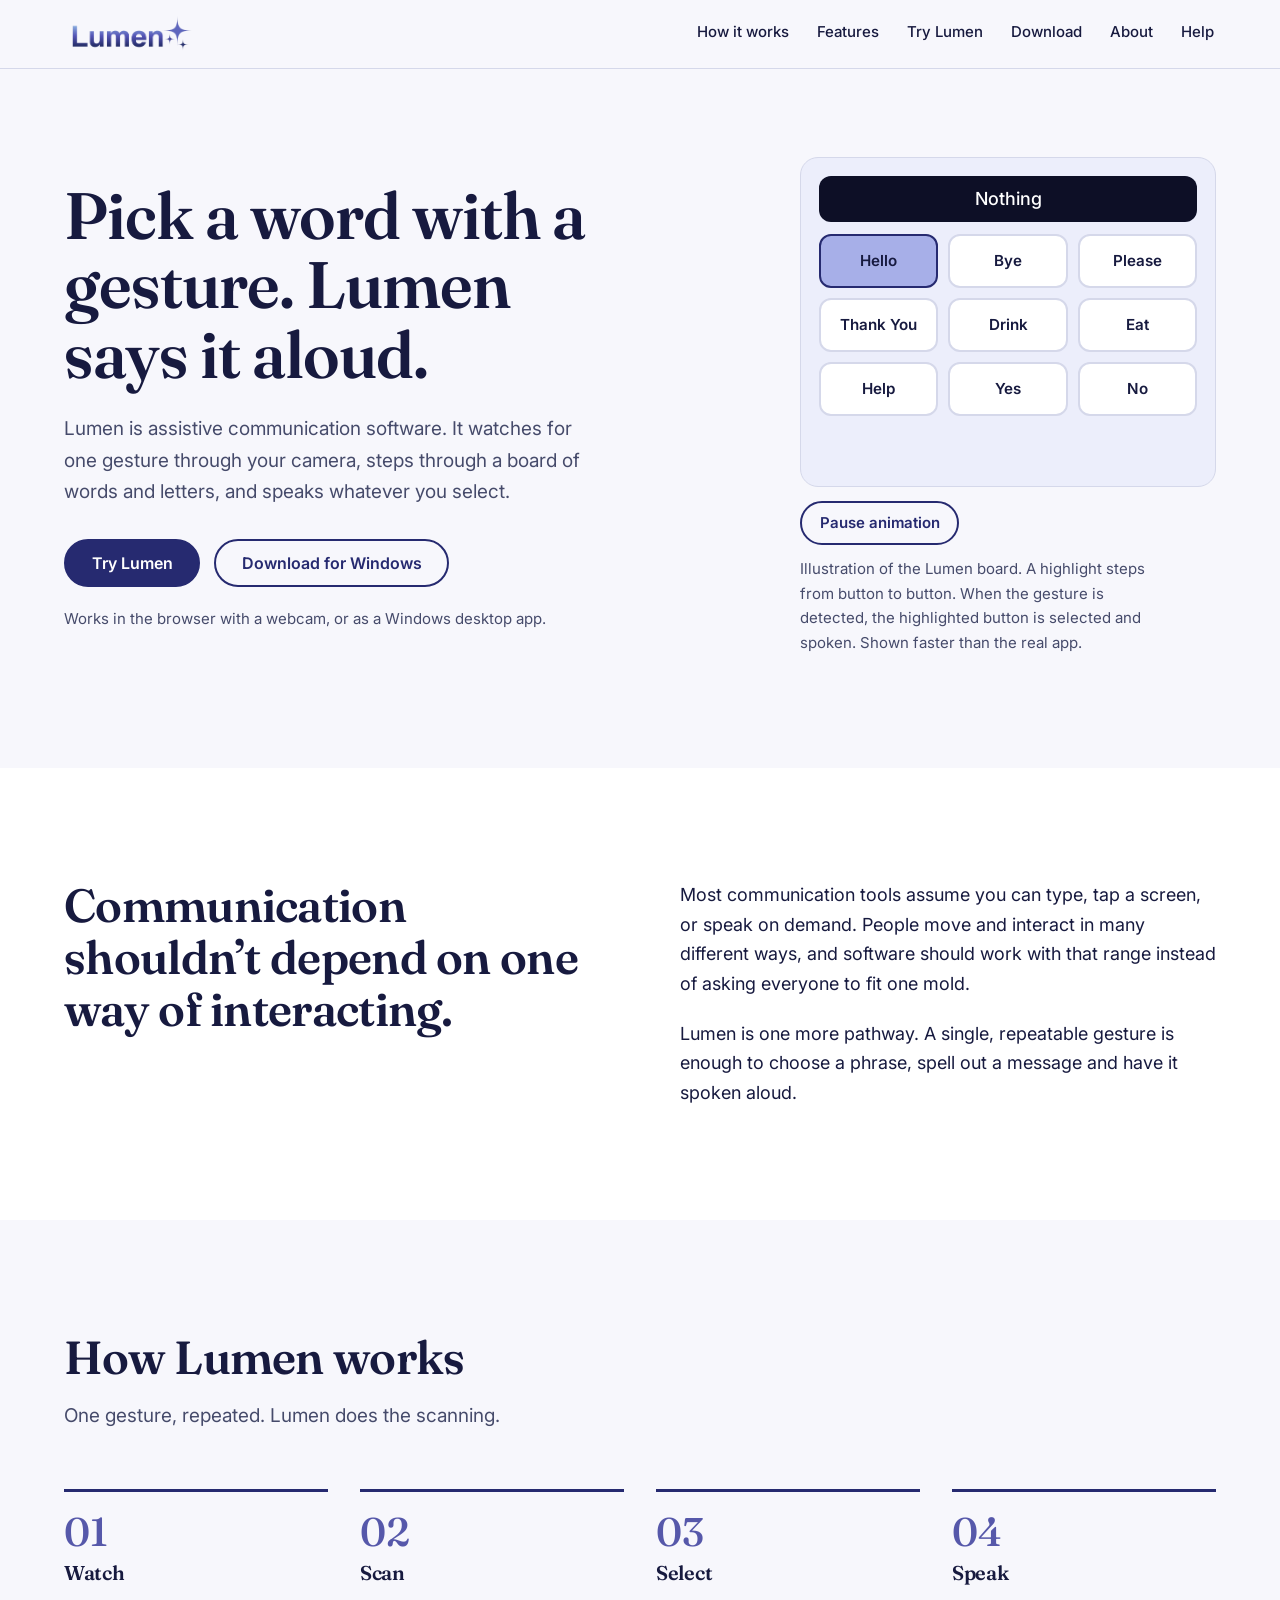
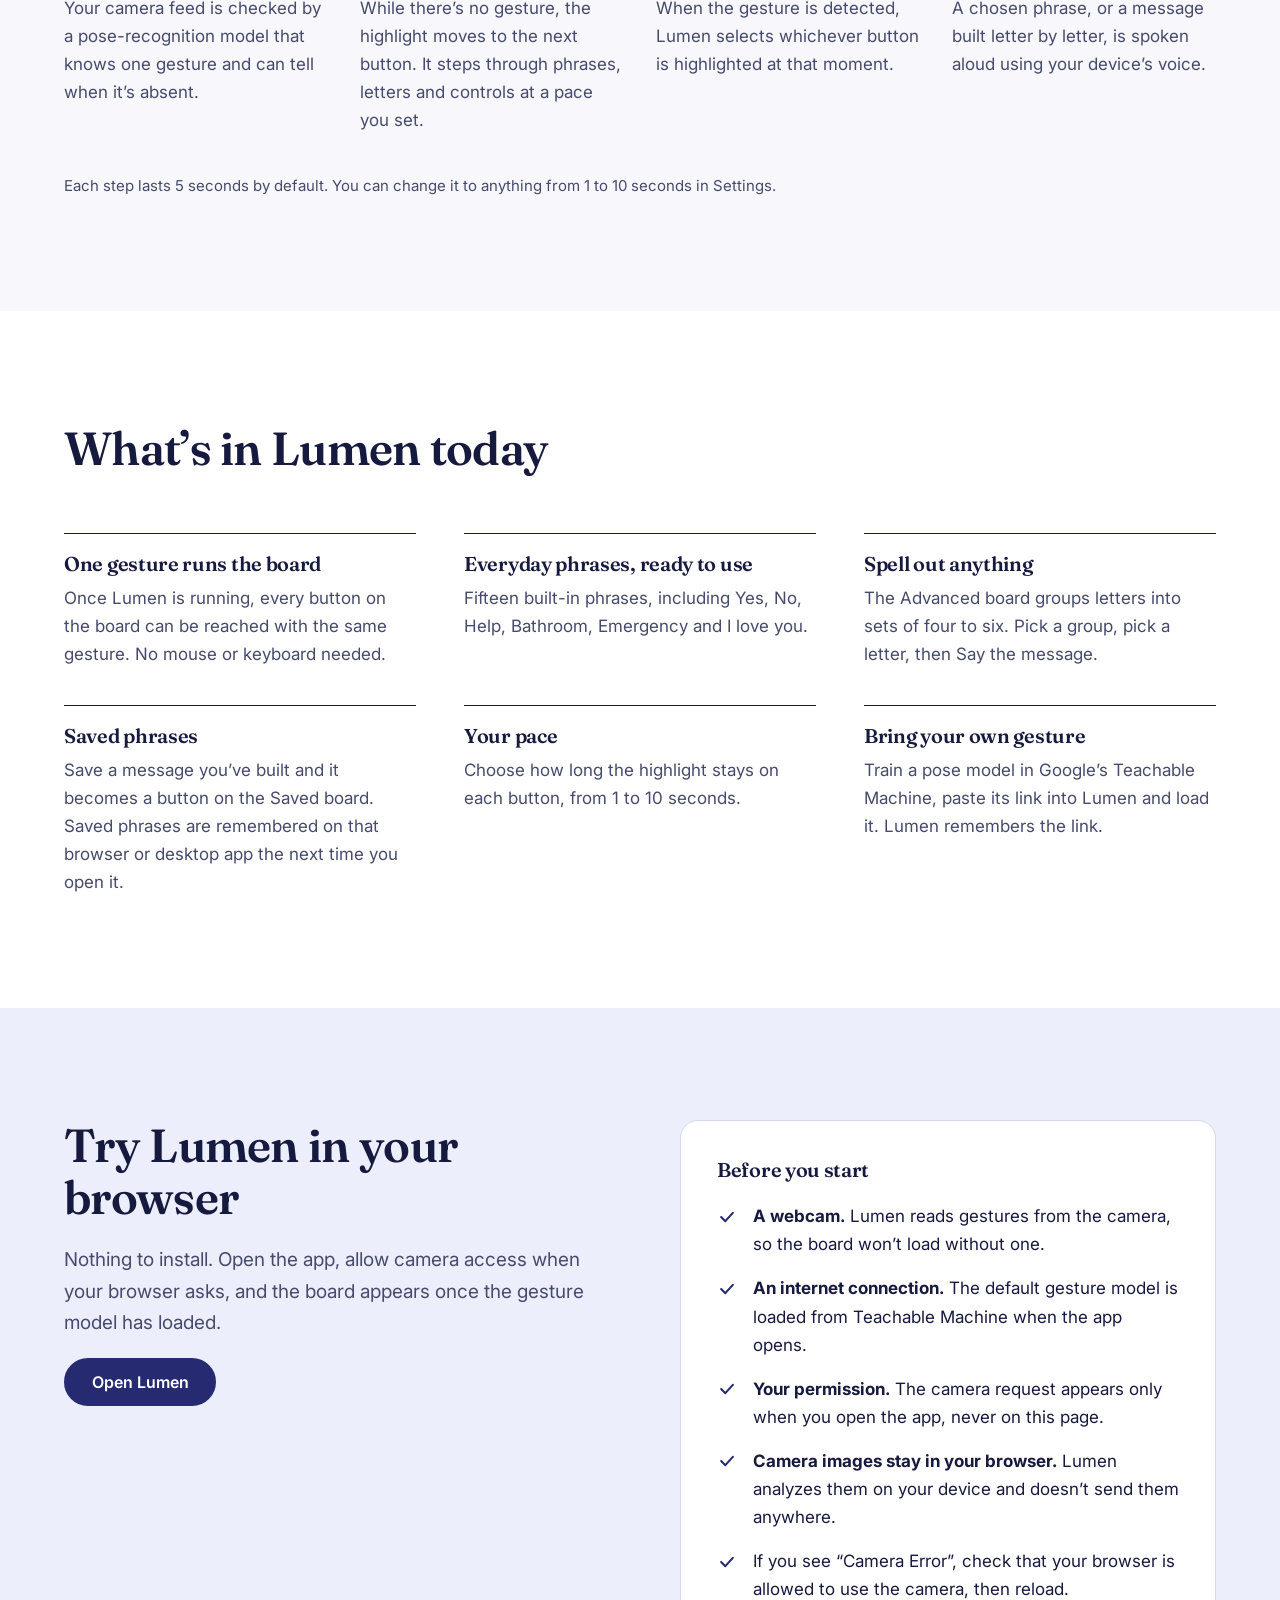
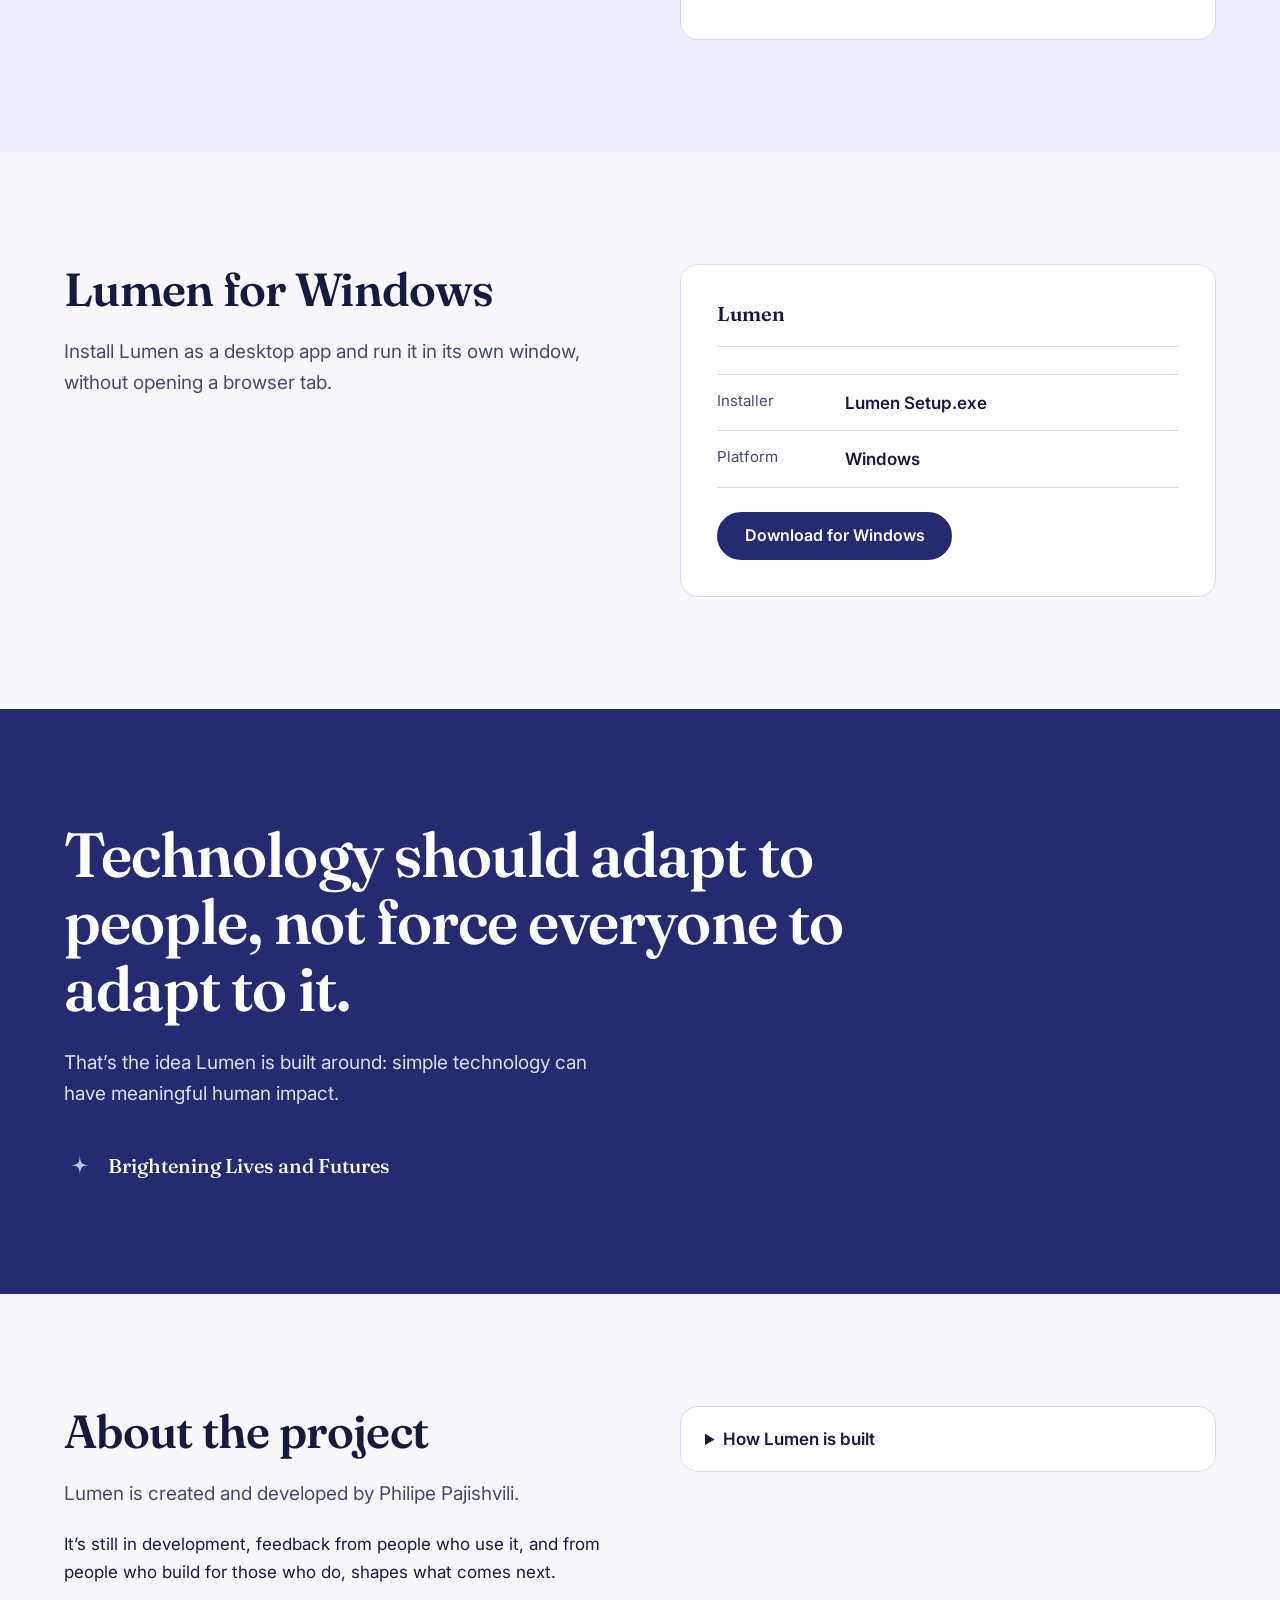
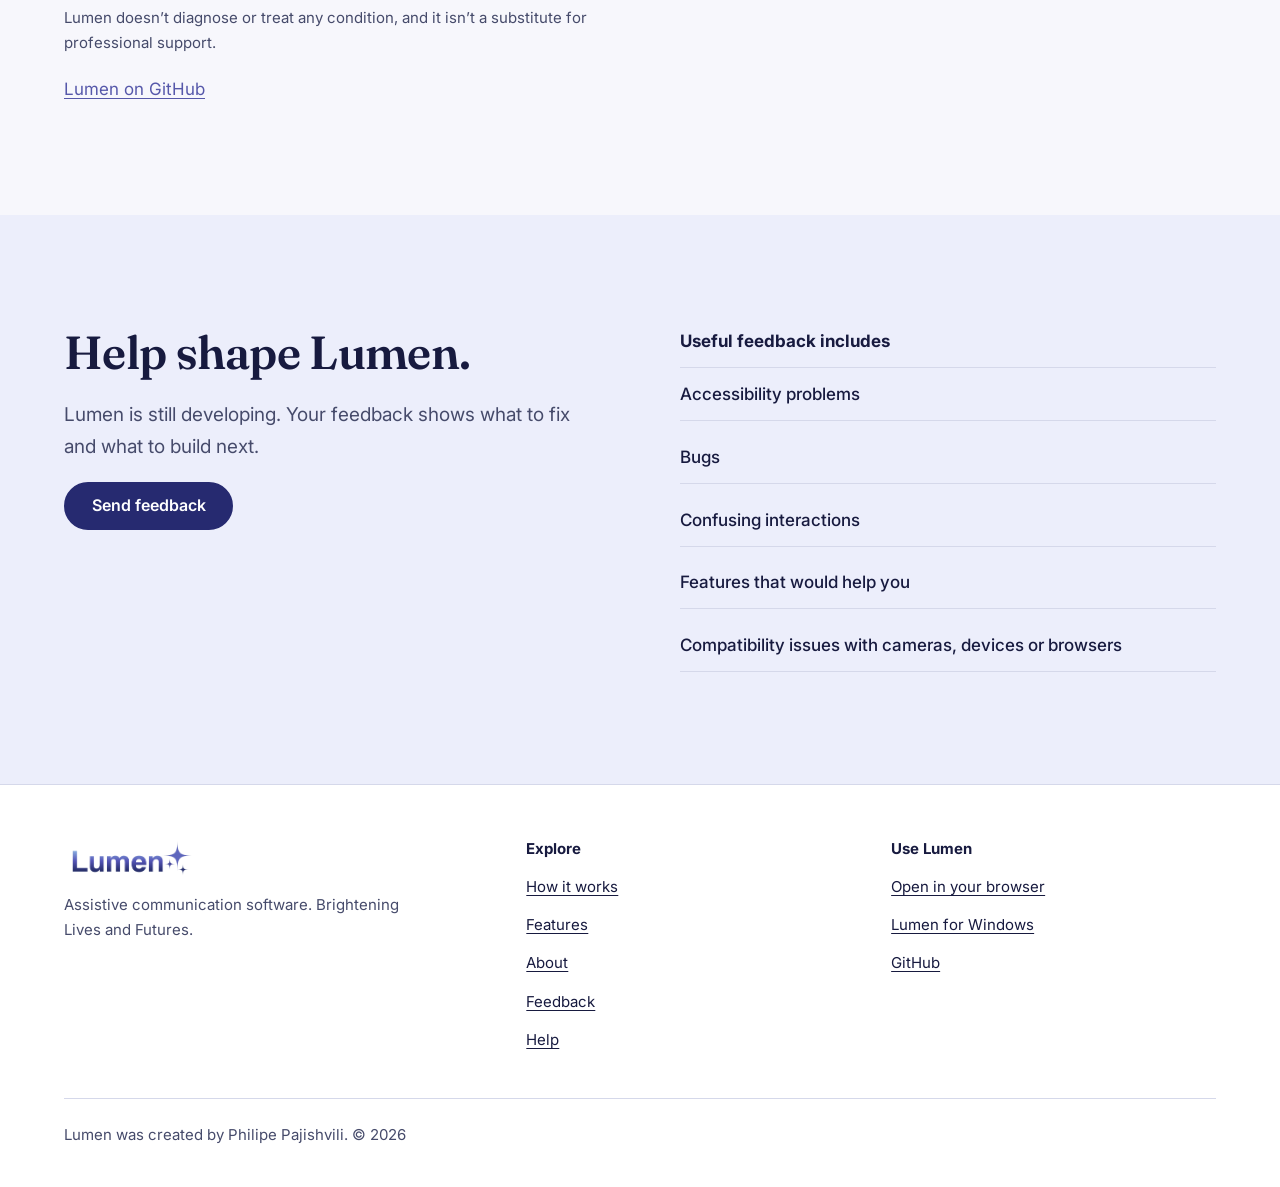
<file: index.html>
<!DOCTYPE html>
<html lang="en">
<head>
    <meta charset="UTF-8">
    <meta name="viewport" content="width=device-width, initial-scale=1.0">
 
    <title>Lumen — Assistive Communication Software</title>
    <meta name="description" content="Lumen is assistive communication software. Choose words and build messages with one gesture read by your camera, then hear them spoken. Try it in your browser or on Windows.">
    <meta name="theme-color" content="#f7f7fc">
 
    <!-- Social preview. Most platforms need an absolute URL for og:image:
         once the site address is known, change the path below to the full URL. -->
    <meta property="og:type" content="website">
    <meta property="og:site_name" content="Lumen">
    <meta property="og:title" content="Lumen — Assistive Communication">
    <meta property="og:description" content="Choose words and build messages with one gesture read by your camera, then hear them spoken. In your browser or on Windows.">
    <meta property="og:image" content="IMAGES/og-image.png">
    <meta property="og:image:alt" content="The Lumen logo with the words Assistive communication">
    <meta name="twitter:card" content="summary_large_image">
 
    <link rel="icon" type="image/png" href="IMAGES/Lumenfavicon.png">
 
    <link rel="preconnect" href="https://fonts.googleapis.com">
    <link rel="preconnect" href="https://fonts.gstatic.com" crossorigin>
    <link rel="stylesheet" href="https://fonts.googleapis.com/css2?family=Fraunces:opsz,wght@9..144,500;9..144,600;9..144,700&family=Inter:wght@400;500;600;700&display=swap">
    <link rel="stylesheet" href="site.css">
 
    <script>document.documentElement.classList.add("js");</script>
    <script src="site.js" defer></script>
</head>
<body>
 
    <a class="skip-link" href="#main">Skip to main content</a>
 
    <!-- =====================================================
         HEADER
    ===================================================== -->
    <header class="site-header">
        <div class="container header-inner">
            <a class="brand-link" href="#top" aria-label="Lumen, back to top">
                <img src="IMAGES/Lumenlogo.png" alt="Lumen" width="582" height="164">
            </a>
 
            <button class="nav-toggle" type="button" aria-expanded="false" aria-controls="site-nav">Menu</button>
 
            <nav class="site-nav" id="site-nav" aria-label="Main">
                <ul>
                    <li><a href="#how-it-works">How it works</a></li>
                    <li><a href="#features">Features</a></li>
                    <li><a href="https://philipe-pajishvili.github.io/Lumen-2.0/">Try Lumen</a></li>
                    <li><a href="#download">Download</a></li>
                    <li><a href="#about">About</a></li>
                    <li><a href="https://philipe-pajishvili.github.io/Lumen-Help-Page/">Help</a></li>
                </ul>
            </nav>
        </div>
    </header>
 
    <main id="main" tabindex="-1">
 
        <!-- =====================================================
             HERO
        ===================================================== -->
        <section class="hero" id="top" aria-labelledby="hero-title">
            <div class="container hero-grid">
 
                <div class="hero-copy">
                    <h1 id="hero-title">Pick a word with a gesture. Lumen says it aloud.</h1>
 
                    <p class="lead">
                        Lumen is assistive communication software. It watches for one gesture through your camera,
                        steps through a board of words and letters, and speaks whatever you select.
                    </p>
 
                    <div class="button-row">
                        <a class="btn btn-primary" href="https://philipe-pajishvili.github.io/Lumen-2.0/">Try Lumen</a>
                        <a class="btn btn-secondary" href="#download" data-link="windowsDownload">Download for Windows</a>
                    </div>
 
                    <p class="small-note">Works in the browser with a webcam, or as a Windows desktop app.</p>
                </div>
 
                <!-- Simplified drawing of the real board. The words and their order come from the app. -->
                <figure class="demo" data-demo style="margin-block: 0;">
                    <div class="demo-frame" aria-hidden="true">
                        <div class="demo-screen" data-demo-screen>Input Detected</div>
 
                        <div class="demo-grid">
                            <div class="demo-cell" data-demo-cell>Hello</div>
                            <div class="demo-cell" data-demo-cell>Bye</div>
                            <div class="demo-cell" data-demo-cell>Please</div>
                            <div class="demo-cell" data-demo-cell>Thank You</div>
                            <div class="demo-cell is-selected" data-demo-cell>Drink</div>
                            <div class="demo-cell" data-demo-cell>Eat</div>
                            <div class="demo-cell" data-demo-cell>Help</div>
                            <div class="demo-cell" data-demo-cell>Yes</div>
                            <div class="demo-cell" data-demo-cell>No</div>
                        </div>
 
                        <div class="demo-spoken" data-demo-caption data-visible="true">
                            <svg width="22" height="22" viewBox="0 0 24 24" fill="none" stroke="currentColor" stroke-width="2" stroke-linecap="round" stroke-linejoin="round" aria-hidden="true"><path d="M11 5 6 9H3v6h3l5 4V5z"/><path d="M15.5 8.5a5 5 0 0 1 0 7"/><path d="M18.5 5.5a9 9 0 0 1 0 13"/></svg>
                            <span>Spoken: “Drink”</span>
                        </div>
                    </div>
 
                    <div class="demo-controls">
                        <button class="demo-toggle" type="button" data-demo-toggle hidden>Pause animation</button>
                    </div>
 
                    <figcaption class="small-note" style="margin-top: 0.75rem;">
                        Illustration of the Lumen board. A highlight steps from button to button. When the gesture is
                        detected, the highlighted button is selected and spoken. Shown faster than the real app.
                    </figcaption>
                </figure>
 
            </div>
        </section>
 
        <!-- =====================================================
             THE PROBLEM
        ===================================================== -->
        <section class="section band-white" id="problem" aria-labelledby="problem-title">
            <div class="container split">
                <h2 id="problem-title">Communication shouldn’t depend on one way of interacting.</h2>
 
                <div class="problem-copy">
                    <p>
                        Most communication tools assume you can type, tap a screen, or speak on demand.
                        People move and interact in many different ways, and software should work with that range
                        instead of asking everyone to fit one mold.
                    </p>
                    <p>
                        Lumen is one more pathway. A single, repeatable gesture is enough to choose a phrase,
                        spell out a message and have it spoken aloud.
                    </p>
                </div>
            </div>
        </section>
 
        <!-- =====================================================
             HOW IT WORKS
        ===================================================== -->
        <section class="section" id="how-it-works" aria-labelledby="how-title">
            <div class="container">
 
                <div class="section-head">
                    <h2 id="how-title">How Lumen works</h2>
                    <p class="lead">One gesture, repeated. Lumen does the scanning.</p>
                </div>
 
                <ol class="steps">
                    <li class="step">
                        <span class="step-number" aria-hidden="true">01</span>
                        <h3>Watch</h3>
                        <p>
                            Your camera feed is checked by a pose-recognition model that knows one gesture and
                            can tell when it’s absent.
                        </p>
                    </li>
                    <li class="step">
                        <span class="step-number" aria-hidden="true">02</span>
                        <h3>Scan</h3>
                        <p>
                            While there’s no gesture, the highlight moves to the next button. It steps through
                            phrases, letters and controls at a pace you set.
                        </p>
                    </li>
                    <li class="step">
                        <span class="step-number" aria-hidden="true">03</span>
                        <h3>Select</h3>
                        <p>
                            When the gesture is detected, Lumen selects whichever button is highlighted
                            at that moment.
                        </p>
                    </li>
                    <li class="step">
                        <span class="step-number" aria-hidden="true">04</span>
                        <h3>Speak</h3>
                        <p>
                            A chosen phrase, or a message built letter by letter, is spoken aloud using your
                            device’s voice.
                        </p>
                    </li>
                </ol>
 
                <p class="small-note steps-footnote">
                    Each step lasts 5 seconds by default. You can change it to anything from 1 to 10 seconds in Settings.
                </p>
            </div>
        </section>
 
        <!-- =====================================================
             FEATURES
        ===================================================== -->
        <section class="section band-white" id="features" aria-labelledby="features-title">
            <div class="container">
 
                <div class="section-head">
                    <h2 id="features-title">What’s in Lumen today</h2>
                </div>
 
                <ul class="feature-list">
                    <li class="feature">
                        <h3>One gesture runs the board</h3>
                        <p>
                            Once Lumen is running, every button on the board can be reached with the same gesture.
                            No mouse or keyboard needed.
                        </p>
                    </li>
                    <li class="feature">
                        <h3>Everyday phrases, ready to use</h3>
                        <p>
                            Fifteen built-in phrases, including Yes, No, Help, Bathroom, Emergency and I love you.
                        </p>
                    </li>
                    <li class="feature">
                        <h3>Spell out anything</h3>
                        <p>
                            The Advanced board groups letters into sets of four to six. Pick a group, pick a letter,
                            then Say the message.
                        </p>
                    </li>
                    <li class="feature">
                        <h3>Saved phrases</h3>
                        <p>
                            Save a message you’ve built and it becomes a button on the Saved board. Saved phrases are
                            remembered on that browser or desktop app the next time you open it.
                        </p>
                    </li>
                    <li class="feature">
                        <h3>Your pace</h3>
                        <p>
                            Choose how long the highlight stays on each button, from 1 to 10 seconds.
                        </p>
                    </li>
                    <li class="feature">
                        <h3>Bring your own gesture</h3>
                        <p>
                            Train a pose model in Google’s Teachable Machine, paste its link into Lumen and load it.
                            Lumen remembers the link.
                        </p>
                    </li>
                </ul>
            </div>
        </section>
 
        <!-- =====================================================
             TRY IN THE BROWSER
        ===================================================== -->
        <section class="section band-tint" id="try" aria-labelledby="try-title">
            <div class="container split">
 
                <div class="stack">
                    <h2 id="try-title">Try Lumen in your browser</h2>
                    <p class="lead">
                        Nothing to install. Open the app, allow camera access when your browser asks, and the board
                        appears once the gesture model has loaded.
                    </p>
                    <div class="button-row">
                        <a class="btn btn-primary" href="https://philipe-pajishvili.github.io/Lumen-2.0/">Open Lumen</a>
                    </div>
                </div>
 
                <div class="panel">
                    <h3>Before you start</h3>
                    <ul class="expect-list">
                        <li>
                            <svg width="20" height="20" viewBox="0 0 24 24" fill="none" stroke="currentColor" stroke-width="2.5" stroke-linecap="round" stroke-linejoin="round" aria-hidden="true"><path d="m5 12 5 5 9-10"/></svg>
                            <span><strong>A webcam.</strong> Lumen reads gestures from the camera, so the board won’t load without one.</span>
                        </li>
                        <li>
                            <svg width="20" height="20" viewBox="0 0 24 24" fill="none" stroke="currentColor" stroke-width="2.5" stroke-linecap="round" stroke-linejoin="round" aria-hidden="true"><path d="m5 12 5 5 9-10"/></svg>
                            <span><strong>An internet connection.</strong> The default gesture model is loaded from Teachable Machine when the app opens.</span>
                        </li>
                        <li>
                            <svg width="20" height="20" viewBox="0 0 24 24" fill="none" stroke="currentColor" stroke-width="2.5" stroke-linecap="round" stroke-linejoin="round" aria-hidden="true"><path d="m5 12 5 5 9-10"/></svg>
                            <span><strong>Your permission.</strong> The camera request appears only when you open the app, never on this page.</span>
                        </li>
                        <li>
                            <svg width="20" height="20" viewBox="0 0 24 24" fill="none" stroke="currentColor" stroke-width="2.5" stroke-linecap="round" stroke-linejoin="round" aria-hidden="true"><path d="m5 12 5 5 9-10"/></svg>
                            <span><strong>Camera images stay in your browser.</strong> Lumen analyzes them on your device and doesn’t send them anywhere.</span>
                        </li>
                        <li>
                            <svg width="20" height="20" viewBox="0 0 24 24" fill="none" stroke="currentColor" stroke-width="2.5" stroke-linecap="round" stroke-linejoin="round" aria-hidden="true"><path d="m5 12 5 5 9-10"/></svg>
                            <span>If you see “Camera Error”, check that your browser is allowed to use the camera, then reload.</span>
                        </li>
                    </ul>
                </div>
 
            </div>
        </section>
 
        <!-- =====================================================
             DESKTOP APP
        ===================================================== -->
        <section class="section" id="download" aria-labelledby="download-title">
            <div class="container split">
 
                <div class="stack">
                    <h2 id="download-title">Lumen for Windows</h2>
                    <p class="lead">
                        Install Lumen as a desktop app and run it in its own window, without opening a browser tab.
                    </p>
                </div>
 
                <div class="panel">
                    <h3>Lumen</h3>
 
                    <dl class="facts">
                        <div>
                           
                        </div>
                        <div>
                            <dt>Installer</dt>
                            <dd>Lumen Setup.exe</dd>
                        </div>
                        <div>
                            <dt>Platform</dt>
                            <dd>Windows</dd>
                        </div>
                    </dl>
 
                    <!-- Shown once a download URL is set in site.js -->
                    <div class="button-row" data-link-slot="windowsDownload" hidden>
                        <a class="btn btn-primary" href="#download" data-link="windowsDownload">Download for Windows</a>
                    </div>
 
                    <!-- Shown until a download URL is set in site.js -->
                    <p class="pending-note" data-pending="windowsDownload">
                        The download link hasn’t been added to this page yet.
                    </p>
                </div>
 
            </div>
        </section>
 
        <!-- =====================================================
             MISSION
        ===================================================== -->
        <section class="section band-dark mission" id="mission" aria-labelledby="mission-title">
            <div class="container">
                <h2 id="mission-title">Technology should adapt to people, not force everyone to adapt to it.</h2>
                <p class="lead">
                    That’s the idea Lumen is built around: simple technology can have meaningful human impact.
                </p>
                <p class="motto">
                    <img src="IMAGES/Star.png" alt="" width="128" height="110" loading="lazy">
                    <span>Brightening Lives and Futures</span>
                </p>
            </div>
        </section>
 
        <!-- =====================================================
             ABOUT
        ===================================================== -->
        <section class="section" id="about" aria-labelledby="about-title">
            <div class="container split">
 
                <div class="stack">
                    <h2 id="about-title">About the project</h2>
                    <p class="lead">
                        Lumen is created and developed by Philipe Pajishvili.
                    </p>
                    <p>
                        It’s still in development, feedback from people who use it, and from people who build for those who do, shapes what comes next.
                    </p>
                    <p class="small-note">
                        Lumen doesn’t diagnose or treat any condition, and it isn’t a substitute for professional support.
                    </p>
                    <p data-link-slot="github" hidden>
                        <a href="#about" data-link="github">Lumen on GitHub</a>
                    </p>
                </div>
 
                <details class="details">
                    <summary>How Lumen is built</summary>
                    <dl class="tech-list">
                        <div>
                            <dt>Gesture recognition</dt>
                            <dd>A pose model trained with Google’s Teachable Machine, run in the browser with TensorFlow.js.</dd>
                        </div>
                        <div>
                            <dt>Selection method</dt>
                            <dd>Single-switch scanning: each button is highlighted in turn, and the gesture acts as the switch.</dd>
                        </div>
                        <div>
                            <dt>Interface</dt>
                            <dd>p5.js with plain HTML, CSS and JavaScript.</dd>
                        </div>
                        <div>
                            <dt>Speech</dt>
                            <dd>The browser’s built-in Web Speech API. Lumen picks an English voice when the device has one.</dd>
                        </div>
                        <div>
                            <dt>Desktop app</dt>
                            <dd>The same board, packaged with Electron for Windows.</dd>
                        </div>
                    </dl>
                    <p class="small-note tech-credit">
                        Teachable Machine and TensorFlow.js are Google projects. Lumen uses them and isn’t affiliated
                        with or endorsed by Google.
                    </p>
                </details>
 
            </div>
        </section>
 
        <!-- =====================================================
             FEEDBACK
        ===================================================== -->
        <section class="section band-tint" id="feedback" aria-labelledby="feedback-title">
            <div class="container split">
 
                <div class="stack">
                    <h2 id="feedback-title">Help shape Lumen.</h2>
                    <p class="lead">
                        Lumen is still developing. Your feedback shows what to fix and what to build next.
                    </p>
 
                    <div class="button-row" data-link-slot="feedback" hidden>
                        <a class="btn btn-primary" href="#feedback" data-link="feedback">Send feedback</a>
                    </div>
                    <p class="pending-note" data-pending="feedback">
                        The feedback link hasn’t been added to this page yet.
                    </p>
                </div>
 
                <div>
                    <p><strong>Useful feedback includes</strong></p>
                    <ul class="feedback-list" style="margin-top: 0.75rem;">
                        <li>Accessibility problems</li>
                        <li>Bugs</li>
                        <li>Confusing interactions</li>
                        <li>Features that would help you</li>
                        <li>Compatibility issues with cameras, devices or browsers</li>
                    </ul>
                </div>
 
            </div>
        </section>
 
    </main>
 
    <!-- =====================================================
         FOOTER
    ===================================================== -->
    <footer class="site-footer">
        <div class="container">
            <div class="footer-grid">
 
                <div class="footer-brand">
                    <img src="IMAGES/Lumenlogo.png" alt="Lumen" width="582" height="164" loading="lazy">
                    <p>Assistive communication software. Brightening Lives and Futures.</p>
                </div>
 
                <nav aria-labelledby="footer-explore">
                    <h2 id="footer-explore">Explore</h2>
                    <ul class="footer-links">
                        <li><a href="#how-it-works">How it works</a></li>
                        <li><a href="#features">Features</a></li>
                        <li><a href="#about">About</a></li>
                        <li><a href="#feedback">Feedback</a></li>
                        <li><a href="https://philipe-pajishvili.github.io/Lumen-Help-Page/">Help</a></li>
                    </ul>
                </nav>
 
                <nav aria-labelledby="footer-use">
                    <h2 id="footer-use">Use Lumen</h2>
                    <ul class="footer-links">
                        <li><a href="https://philipe-pajishvili.github.io/Lumen-2.0/">Open in your browser</a></li>
                        <li><a href="#download">Lumen for Windows</a></li>
                        <li data-link-slot="github" hidden><a href="#about" data-link="github">GitHub</a></li>
                    </ul>
                </nav>
 
            </div>
 
            <p class="footer-legal">Lumen was created by Philipe Pajishvili. © 2026</p>
        </div>
    </footer>
 
</body>
</html>
</file>
<file: site.css>
/* =====================================================
   LUMEN WEBSITE
   Landing page styles. The browser app (app.html) keeps
   using style.css and is not affected by anything here.
===================================================== */

/* Fonts (Fraunces + Inter, the same pair the app uses) are loaded from index.html. */

/* -----------------------------------------------------
   Tokens
----------------------------------------------------- */

:root {
    color-scheme: light;

    /* Colour: taken from the Lumen logo and the app */
    --paper: #f7f7fc;
    --surface: #ffffff;
    --tint: #eceefb;
    --line: #d5d8ea;
    --ink: #171a3f;
    --ink-soft: #464b6b;
    --brand: #5658aa;        /* text-safe brand indigo (6.2:1 on white) */
    --navy: #262a70;         /* buttons, dark band (12.8:1 on white) */
    --navy-deep: #1a1d55;
    --highlight: #a7afe8;    /* the app's active-button colour */
    --sky: #8fb0e6;          /* top of the logo gradient */

    /* Type */
    --font-display: "Fraunces", Georgia, "Times New Roman", serif;
    --font-body: "Inter", "Segoe UI", system-ui, -apple-system, Arial, sans-serif;

    --text-base: 1.0625rem;
    --text-small: 0.9375rem;
    --text-h3: 1.25rem;
    --text-h2: clamp(1.9rem, 1.35rem + 2vw, 2.9rem);
    --text-h1: clamp(2.3rem, 1.4rem + 3.8vw, 4.1rem);

    /* Shape and space */
    --radius-s: 12px;
    --radius-m: 18px;
    --container: 72rem;
    --gutter: 1.25rem;
    --section-space: clamp(4rem, 3rem + 5vw, 7.5rem);
    --header-height: 4.25rem;
}

/* -----------------------------------------------------
   Base
----------------------------------------------------- */

*,
*::before,
*::after {
    box-sizing: border-box;
}

html {
    scroll-padding-top: calc(var(--header-height) + 1rem);
    -webkit-text-size-adjust: 100%;
}

@media (prefers-reduced-motion: no-preference) {
    html {
        scroll-behavior: smooth;
    }
}

body {
    margin: 0;
    background: var(--paper);
    color: var(--ink);
    font-family: var(--font-body);
    font-size: var(--text-base);
    line-height: 1.65;
    text-rendering: optimizeLegibility;
}

img {
    max-width: 100%;
    height: auto;
}

h1,
h2,
h3 {
    margin: 0;
    font-family: var(--font-display);
    font-weight: 600;
    letter-spacing: -0.015em;
    color: inherit;
}

h1 {
    font-size: var(--text-h1);
    line-height: 1.06;
}

h2 {
    font-size: var(--text-h2);
    line-height: 1.12;
}

h3 {
    font-size: var(--text-h3);
    line-height: 1.25;
}

p {
    margin: 0;
}

a {
    color: var(--brand);
    text-underline-offset: 0.2em;
}

a:hover {
    color: var(--navy);
}

:focus-visible {
    outline: 3px solid var(--navy);
    outline-offset: 3px;
    border-radius: 4px;
}

.band-dark :focus-visible {
    outline-color: #ffffff;
}

.sr-only {
    position: absolute;
    width: 1px;
    height: 1px;
    padding: 0;
    margin: -1px;
    overflow: hidden;
    clip: rect(0, 0, 0, 0);
    white-space: nowrap;
    border: 0;
}

.skip-link {
    position: absolute;
    left: 1rem;
    top: -4rem;
    z-index: 100;
    padding: 0.75rem 1.25rem;
    background: var(--navy);
    color: #ffffff;
    font-weight: 600;
    border-radius: var(--radius-s);
    text-decoration: none;
}

.skip-link:focus {
    top: 1rem;
    color: #ffffff;
}

/* -----------------------------------------------------
   Layout helpers
----------------------------------------------------- */

.container {
    width: min(var(--container), 100% - (var(--gutter) * 2));
    margin-inline: auto;
}

.section {
    padding-block: var(--section-space);
}

.band-tint {
    background: var(--tint);
}

.band-white {
    background: var(--surface);
}

.band-dark {
    background: var(--navy);
    color: #ffffff;
}

.measure {
    max-width: 38rem;
}

.lead {
    font-size: 1.1875rem;
    color: var(--ink-soft);
}

.band-dark .lead {
    color: #dfe1f7;
}

.stack > * + * {
    margin-top: 1.25rem;
}

.split {
    display: grid;
    gap: 2.5rem;
}

@media (min-width: 60rem) {
    .split {
        grid-template-columns: minmax(0, 1fr) minmax(0, 1fr);
        gap: 5rem;
        align-items: start;
    }
}

.small-note {
    font-size: var(--text-small);
    color: var(--ink-soft);
}

/* -----------------------------------------------------
   Buttons
----------------------------------------------------- */

.btn {
    display: inline-flex;
    align-items: center;
    justify-content: center;
    min-height: 3rem;
    padding: 0.7rem 1.6rem;

    border: 2px solid var(--navy);
    border-radius: 999px;

    font-family: var(--font-body);
    font-size: 1rem;
    font-weight: 600;
    line-height: 1.2;
    text-align: center;
    text-decoration: none;

    cursor: pointer;
    transition: background-color 0.15s ease, color 0.15s ease, border-color 0.15s ease;
}

.btn-primary {
    background: var(--navy);
    color: #ffffff;
}

.btn-primary:hover {
    background: var(--navy-deep);
    border-color: var(--navy-deep);
    color: #ffffff;
}

.btn-secondary {
    background: transparent;
    color: var(--navy);
}

.btn-secondary:hover {
    background: var(--tint);
    color: var(--navy);
}

.button-row {
    display: flex;
    flex-wrap: wrap;
    gap: 0.875rem;
}

@media (max-width: 30rem) {
    .button-row .btn {
        width: 100%;
    }
}

/* Links that are not set up yet stay out of the way. */
[hidden] {
    display: none !important;
}

/* -----------------------------------------------------
   Header and navigation
----------------------------------------------------- */

.site-header {
    position: sticky;
    top: 0;
    z-index: 50;
    background: var(--paper);
    border-bottom: 1px solid var(--line);
}

.header-inner {
    display: flex;
    align-items: center;
    justify-content: space-between;
    flex-wrap: wrap;
    gap: 0.5rem 1.5rem;
    min-height: var(--header-height);
}

.brand-link {
    display: inline-flex;
    align-items: center;
    padding-block: 0.5rem;
}

.brand-link img {
    display: block;
    height: 2.25rem;
    width: auto;
}

.site-nav ul {
    display: flex;
    flex-wrap: wrap;
    gap: 0.25rem 1.5rem;
    margin: 0;
    padding: 0;
    list-style: none;
}

.site-nav a {
    display: inline-block;
    padding: 0.5rem 0.125rem;

    color: var(--ink);
    font-size: var(--text-small);
    font-weight: 500;
    text-decoration: none;

    border-bottom: 3px solid transparent;
}

.site-nav a:hover {
    color: var(--brand);
    border-bottom-color: var(--line);
}

/* Current section: underline plus heavier weight, not colour alone */
.site-nav a[aria-current] {
    font-weight: 700;
    border-bottom-color: var(--navy);
}

.nav-toggle {
    display: none;
    min-height: 2.75rem;
    padding: 0.5rem 1.1rem;

    background: transparent;
    color: var(--navy);
    border: 2px solid var(--navy);
    border-radius: 999px;

    font-family: var(--font-body);
    font-size: var(--text-small);
    font-weight: 600;
    cursor: pointer;
}

@media (max-width: 55rem) {

    .js .nav-toggle {
        display: inline-flex;
        align-items: center;
    }

    .js .site-nav {
        display: none;
        flex-basis: 100%;
        padding-bottom: 0.75rem;
    }

    .js .site-nav.is-open {
        display: block;
    }

    .js .site-nav ul {
        flex-direction: column;
        gap: 0;
    }

    .js .site-nav a {
        display: block;
        padding: 0.85rem 0.25rem;
        border-bottom: 1px solid var(--line);
        font-size: 1.0625rem;
    }

    .js .site-nav a[aria-current] {
        border-bottom-color: var(--navy);
    }
}

/* -----------------------------------------------------
   Hero
----------------------------------------------------- */

.hero {
    padding-block: clamp(2.5rem, 1.5rem + 5vw, 5.5rem) var(--section-space);
}

.hero-grid {
    display: grid;
    gap: 3rem;
    align-items: center;
}

@media (min-width: 60rem) {
    .hero-grid {
        grid-template-columns: minmax(0, 1.05fr) minmax(0, 0.95fr);
        gap: 4.5rem;
    }
}

.hero-copy h1 {
    max-width: 17ch;
}

.hero-copy .lead {
    max-width: 34rem;
    margin-top: 1.5rem;
}

.hero-copy .button-row {
    margin-top: 2rem;
}

.hero-copy .small-note {
    margin-top: 1.25rem;
}

/* -----------------------------------------------------
   Board illustration (hero)
   A simplified drawing of the real Lumen board, using
   the app's own words, order and colours.
----------------------------------------------------- */

.demo {
    width: 100%;
    max-width: 26rem;
    margin-inline: auto;
}

@media (min-width: 60rem) {
    .demo {
        margin-inline: 0 0;
        justify-self: end;
    }
}

.demo-frame {
    padding: 1.1rem;
    background: var(--tint);
    border: 1px solid var(--line);
    border-radius: var(--radius-m);
}

.demo-screen {
    display: flex;
    align-items: center;
    justify-content: center;
    min-height: 2.9rem;
    margin-bottom: 0.75rem;

    background: #0d0f26;
    color: #ffffff;
    border-radius: var(--radius-s);

    font-size: 1.125rem;
    font-weight: 500;
}

.demo-grid {
    display: grid;
    grid-template-columns: repeat(3, minmax(0, 1fr));
    gap: 0.6rem;
}

.demo-cell {
    display: flex;
    align-items: center;
    justify-content: center;
    min-height: 3.4rem;
    padding: 0.5rem 0.25rem;

    background: var(--surface);
    color: var(--ink);
    border: 2px solid var(--line);
    border-radius: var(--radius-s);

    font-size: clamp(0.8rem, 0.55rem + 1.2vw, 0.95rem);
    font-weight: 600;
    text-align: center;
    line-height: 1.2;

    transition: background-color 0.15s ease, border-color 0.15s ease, color 0.15s ease;
}

/* The highlight that steps across the board */
.demo-cell.is-scanned {
    background: var(--highlight);
    border-color: var(--navy);
}

/* The button chosen by the gesture */
.demo-cell.is-selected {
    background: var(--navy);
    border-color: var(--navy);
    color: #ffffff;
}

.demo-spoken {
    display: flex;
    align-items: center;
    gap: 0.6rem;
    min-height: 2.5rem;
    margin-top: 0.75rem;
    padding-inline: 0.25rem;

    color: var(--ink);
    font-size: var(--text-small);
    font-weight: 600;
}

.demo-spoken svg {
    flex: none;
    color: var(--navy);
}

.demo-spoken[data-visible="false"] {
    visibility: hidden;
}

.demo-controls {
    display: flex;
    align-items: center;
    justify-content: space-between;
    flex-wrap: wrap;
    gap: 0.5rem 1rem;
    margin-top: 0.875rem;
}

.demo-toggle {
    min-height: 2.75rem;
    padding: 0.4rem 1.1rem;

    background: transparent;
    color: var(--navy);
    border: 2px solid var(--navy);
    border-radius: 999px;

    font-family: var(--font-body);
    font-size: var(--text-small);
    font-weight: 600;
    cursor: pointer;
}

.demo-toggle:hover {
    background: var(--tint);
}

.demo .small-note {
    max-width: 22rem;
}

/* -----------------------------------------------------
   Problem
----------------------------------------------------- */

.problem-copy {
    display: grid;
    gap: 1.25rem;
    font-size: 1.125rem;
}

.problem-copy p {
    max-width: 36rem;
}

/* -----------------------------------------------------
   How it works
----------------------------------------------------- */

.section-head {
    max-width: 44rem;
    margin-bottom: clamp(2.5rem, 2rem + 2vw, 4rem);
}

.section-head .lead {
    margin-top: 1rem;
}

.steps {
    display: grid;
    gap: 2.25rem;
    margin: 0;
    padding: 0;
    list-style: none;
}

@media (min-width: 40rem) {
    .steps {
        grid-template-columns: repeat(2, minmax(0, 1fr));
        gap: 2.5rem 2rem;
    }
}

@media (min-width: 64rem) {
    .steps {
        grid-template-columns: repeat(4, minmax(0, 1fr));
        gap: 2rem;
    }
}

.step {
    padding-top: 1.25rem;
    border-top: 3px solid var(--navy);
}

.step-number {
    display: block;
    margin-bottom: 0.5rem;

    font-family: var(--font-display);
    font-size: 2.5rem;
    font-weight: 500;
    line-height: 1;
    color: var(--brand);
}

.step h3 {
    margin-bottom: 0.6rem;
}

.step p {
    color: var(--ink-soft);
}

.steps-footnote {
    margin-top: 2.5rem;
}

/* -----------------------------------------------------
   Features
----------------------------------------------------- */

.feature-list {
    display: grid;
    gap: 2.25rem 3rem;
    margin: 0;
    padding: 0;
    list-style: none;
}

@media (min-width: 42rem) {
    .feature-list {
        grid-template-columns: repeat(2, minmax(0, 1fr));
    }
}

@media (min-width: 64rem) {
    .feature-list {
        grid-template-columns: repeat(3, minmax(0, 1fr));
    }
}

.feature {
    padding-top: 1.1rem;
    border-top: 1px solid var(--ink);
}

.feature h3 {
    margin-bottom: 0.5rem;
}

.feature p {
    color: var(--ink-soft);
}

/* -----------------------------------------------------
   Try / Download
----------------------------------------------------- */

.expect-list {
    display: grid;
    gap: 1rem;
    margin: 0;
    padding: 0;
    list-style: none;
}

.expect-list li {
    display: grid;
    grid-template-columns: 1.5rem minmax(0, 1fr);
    gap: 0.75rem;
}

.expect-list svg {
    margin-top: 0.3rem;
    color: var(--navy);
}

.panel {
    padding: clamp(1.5rem, 1rem + 2vw, 2.25rem);
    background: var(--surface);
    border: 1px solid var(--line);
    border-radius: var(--radius-m);
}

.panel h3 {
    margin-bottom: 1.25rem;
}

.facts {
    display: grid;
    gap: 0;
    margin: 0;
}

.facts div {
    display: grid;
    grid-template-columns: 7rem minmax(0, 1fr);
    gap: 1rem;
    padding-block: 0.85rem;
    border-bottom: 1px solid var(--line);
}

.facts div:first-child {
    border-top: 1px solid var(--line);
}

.facts dt {
    color: var(--ink-soft);
    font-size: var(--text-small);
}

.facts dd {
    margin: 0;
    font-weight: 600;
    overflow-wrap: anywhere;
}

.panel .button-row,
.panel .pending-note {
    margin-top: 1.5rem;
}

.pending-note {
    padding: 0.85rem 1rem;
    background: var(--tint);
    border-left: 4px solid var(--navy);
    border-radius: 0 var(--radius-s) var(--radius-s) 0;
    font-size: var(--text-small);
}

/* -----------------------------------------------------
   Mission
----------------------------------------------------- */

.mission {
    text-align: left;
}

.mission h2 {
    max-width: 22ch;
    font-size: clamp(2.1rem, 1.4rem + 3.2vw, 3.9rem);
    line-height: 1.08;
}

.mission .lead {
    margin-top: 1.5rem;
    max-width: 34rem;
}

.motto {
    display: flex;
    align-items: center;
    gap: 0.75rem;
    margin-top: 2.5rem;

    font-family: var(--font-display);
    font-size: 1.25rem;
    font-weight: 500;
}

.motto img {
    width: 2rem;
    height: auto;
    filter: brightness(1.9) saturate(0.7);   /* the star is decorative; lift it off the navy */
}

/* -----------------------------------------------------
   About
----------------------------------------------------- */

.details {
    background: var(--surface);
    border: 1px solid var(--line);
    border-radius: var(--radius-m);
}

.details summary {
    padding: 1.1rem 1.5rem;
    font-weight: 600;
    cursor: pointer;
    border-radius: var(--radius-m);
}

.details[open] summary {
    border-bottom: 1px solid var(--line);
    border-radius: var(--radius-m) var(--radius-m) 0 0;
}

.tech-list {
    display: grid;
    gap: 1.1rem;
    margin: 0;
    padding: 1.25rem 1.5rem 1.5rem;
}

.tech-list dt {
    font-weight: 600;
}

.tech-list dd {
    margin: 0.15rem 0 0;
    color: var(--ink-soft);
    font-size: var(--text-small);
}

.tech-credit {
    padding: 0 1.5rem 1.5rem;
}

/* -----------------------------------------------------
   Feedback
----------------------------------------------------- */

.feedback-list {
    display: grid;
    gap: 0.6rem;
    margin: 0;
    padding: 0;
    list-style: none;
}

.feedback-list li {
    padding: 0.75rem 0;
    border-bottom: 1px solid var(--line);
    font-weight: 500;
}

.feedback-list li:first-child {
    border-top: 1px solid var(--line);
}

/* -----------------------------------------------------
   Footer
----------------------------------------------------- */

.site-footer {
    padding-block: 3.5rem 2.5rem;
    background: var(--surface);
    border-top: 1px solid var(--line);
    font-size: var(--text-small);
}

.footer-grid {
    display: grid;
    gap: 2.5rem;
}

@media (min-width: 48rem) {
    .footer-grid {
        grid-template-columns: minmax(0, 1.3fr) repeat(2, minmax(0, 1fr));
    }
}

.footer-brand img {
    display: block;
    height: 2.25rem;
    width: auto;
    margin-bottom: 1rem;
}

.footer-brand p {
    max-width: 22rem;
    color: var(--ink-soft);
}

.site-footer h2 {
    margin-bottom: 0.75rem;
    font-family: var(--font-body);
    font-size: var(--text-small);
    font-weight: 700;
    letter-spacing: 0;
}

.footer-links {
    display: grid;
    gap: 0.25rem;
    margin: 0;
    padding: 0;
    list-style: none;
}

.footer-links a {
    display: inline-block;
    padding-block: 0.3rem;
    color: var(--ink);
}

.footer-links a:hover {
    color: var(--brand);
}

.footer-legal {
    margin-top: 2.5rem;
    padding-top: 1.5rem;
    border-top: 1px solid var(--line);
    color: var(--ink-soft);
}

/* -----------------------------------------------------
   Reduced motion
   The board illustration stays still (see site.js) and
   colour changes happen instantly.
----------------------------------------------------- */

@media (prefers-reduced-motion: reduce) {

    *,
    *::before,
    *::after {
        animation-duration: 0.01ms !important;
        animation-iteration-count: 1 !important;
        transition-duration: 0.01ms !important;
        scroll-behavior: auto !important;
    }
}
</file>
